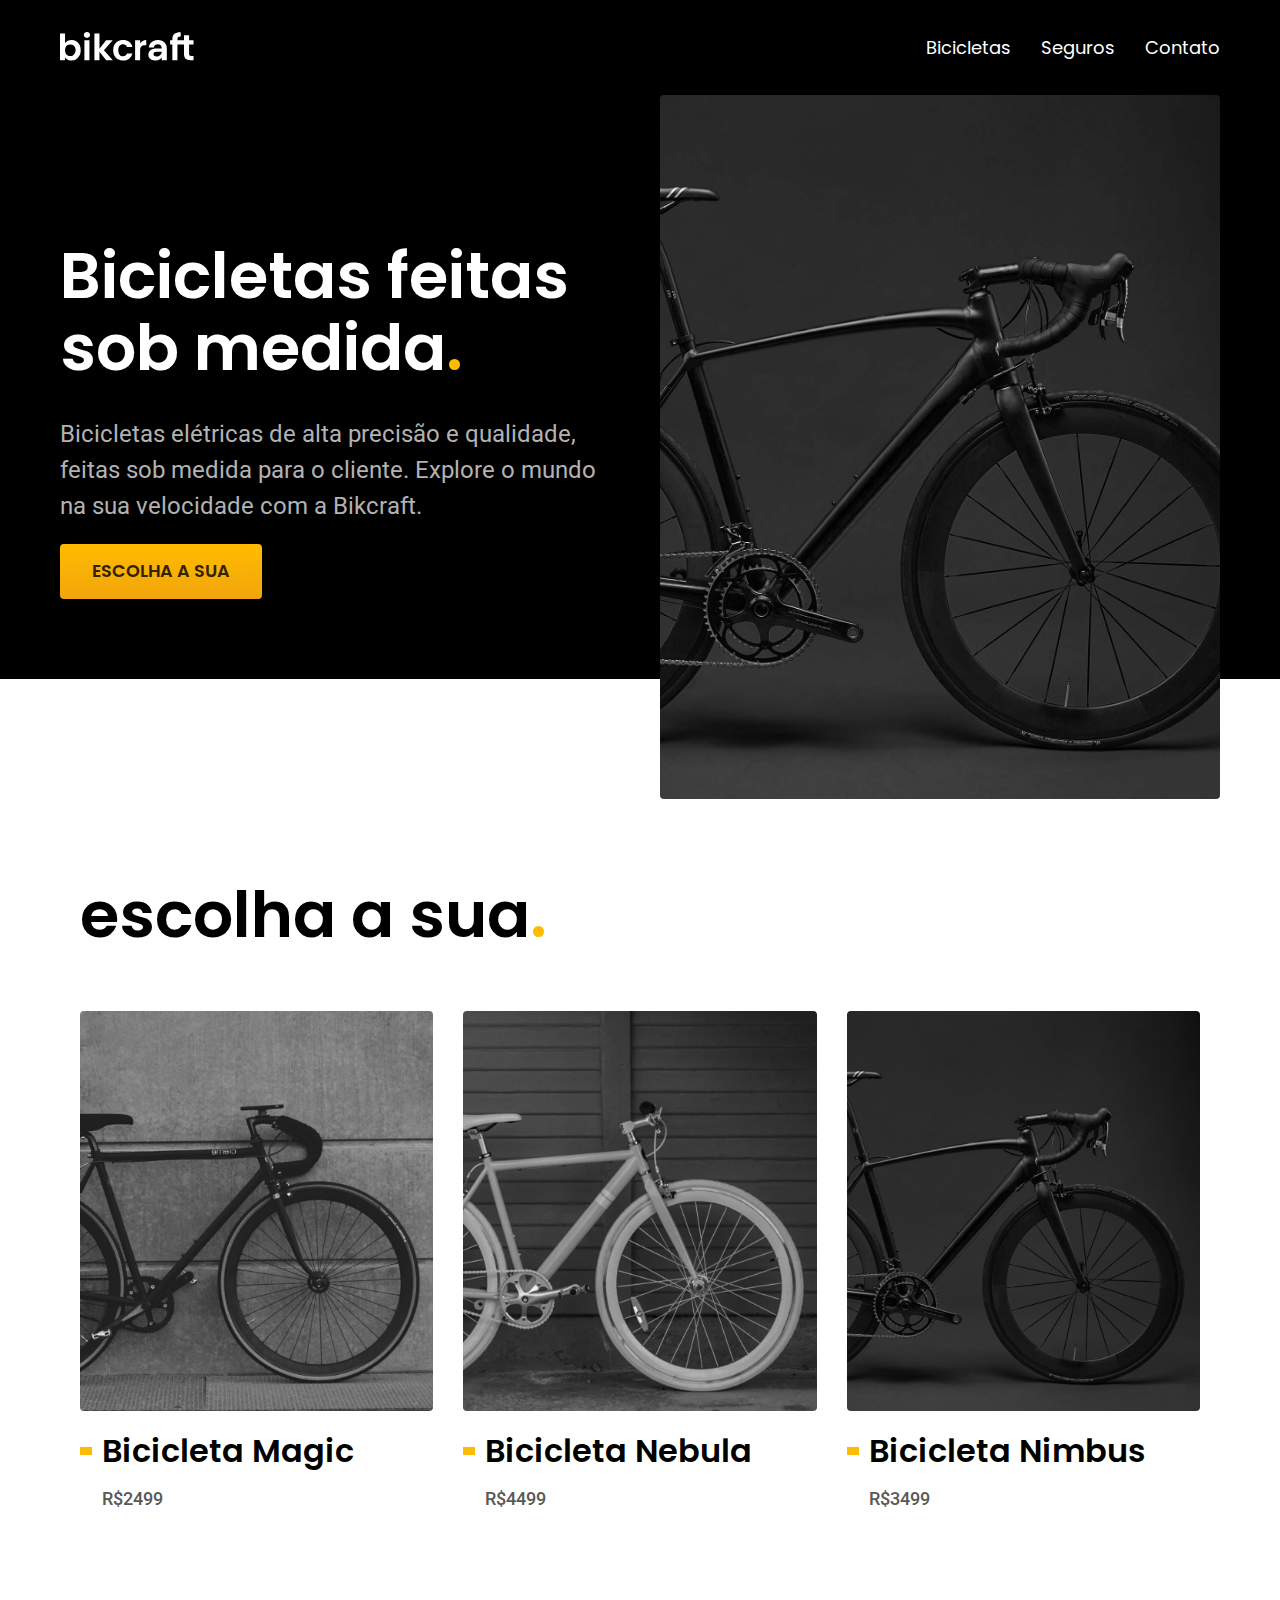
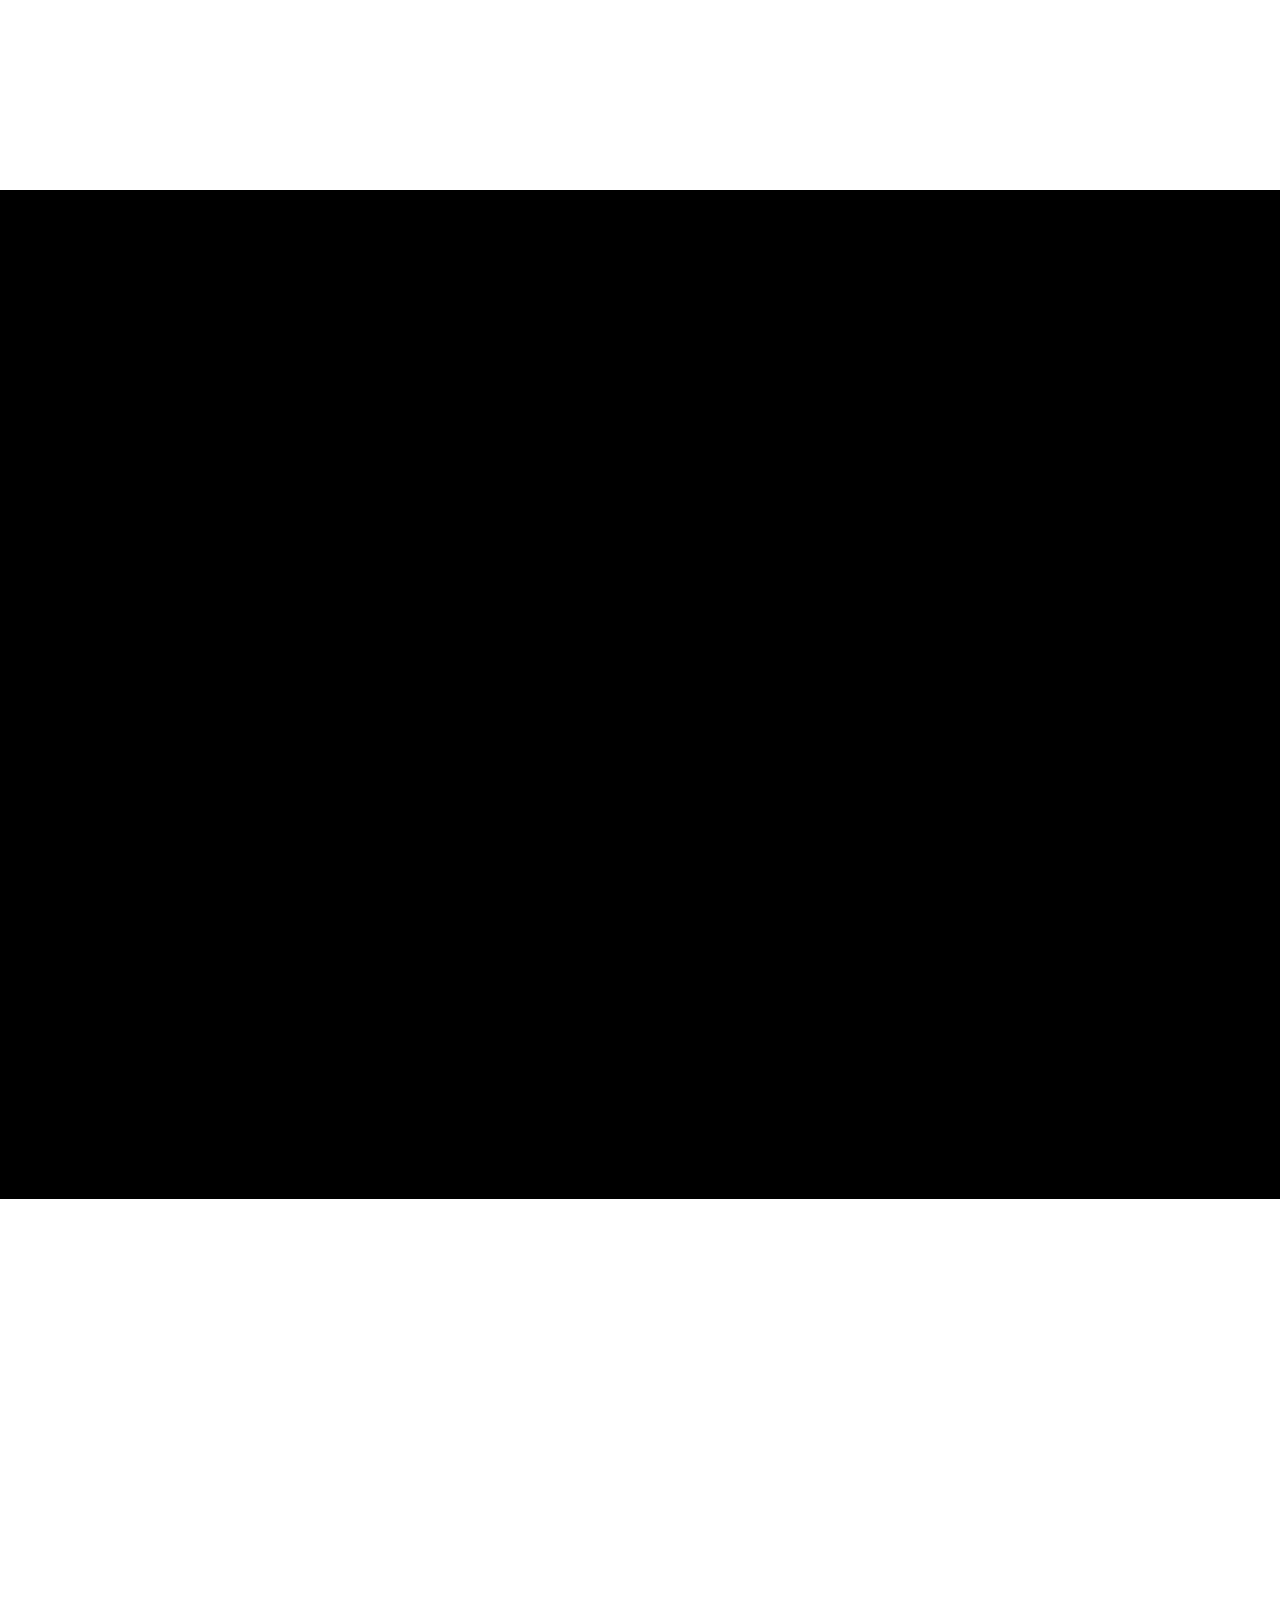
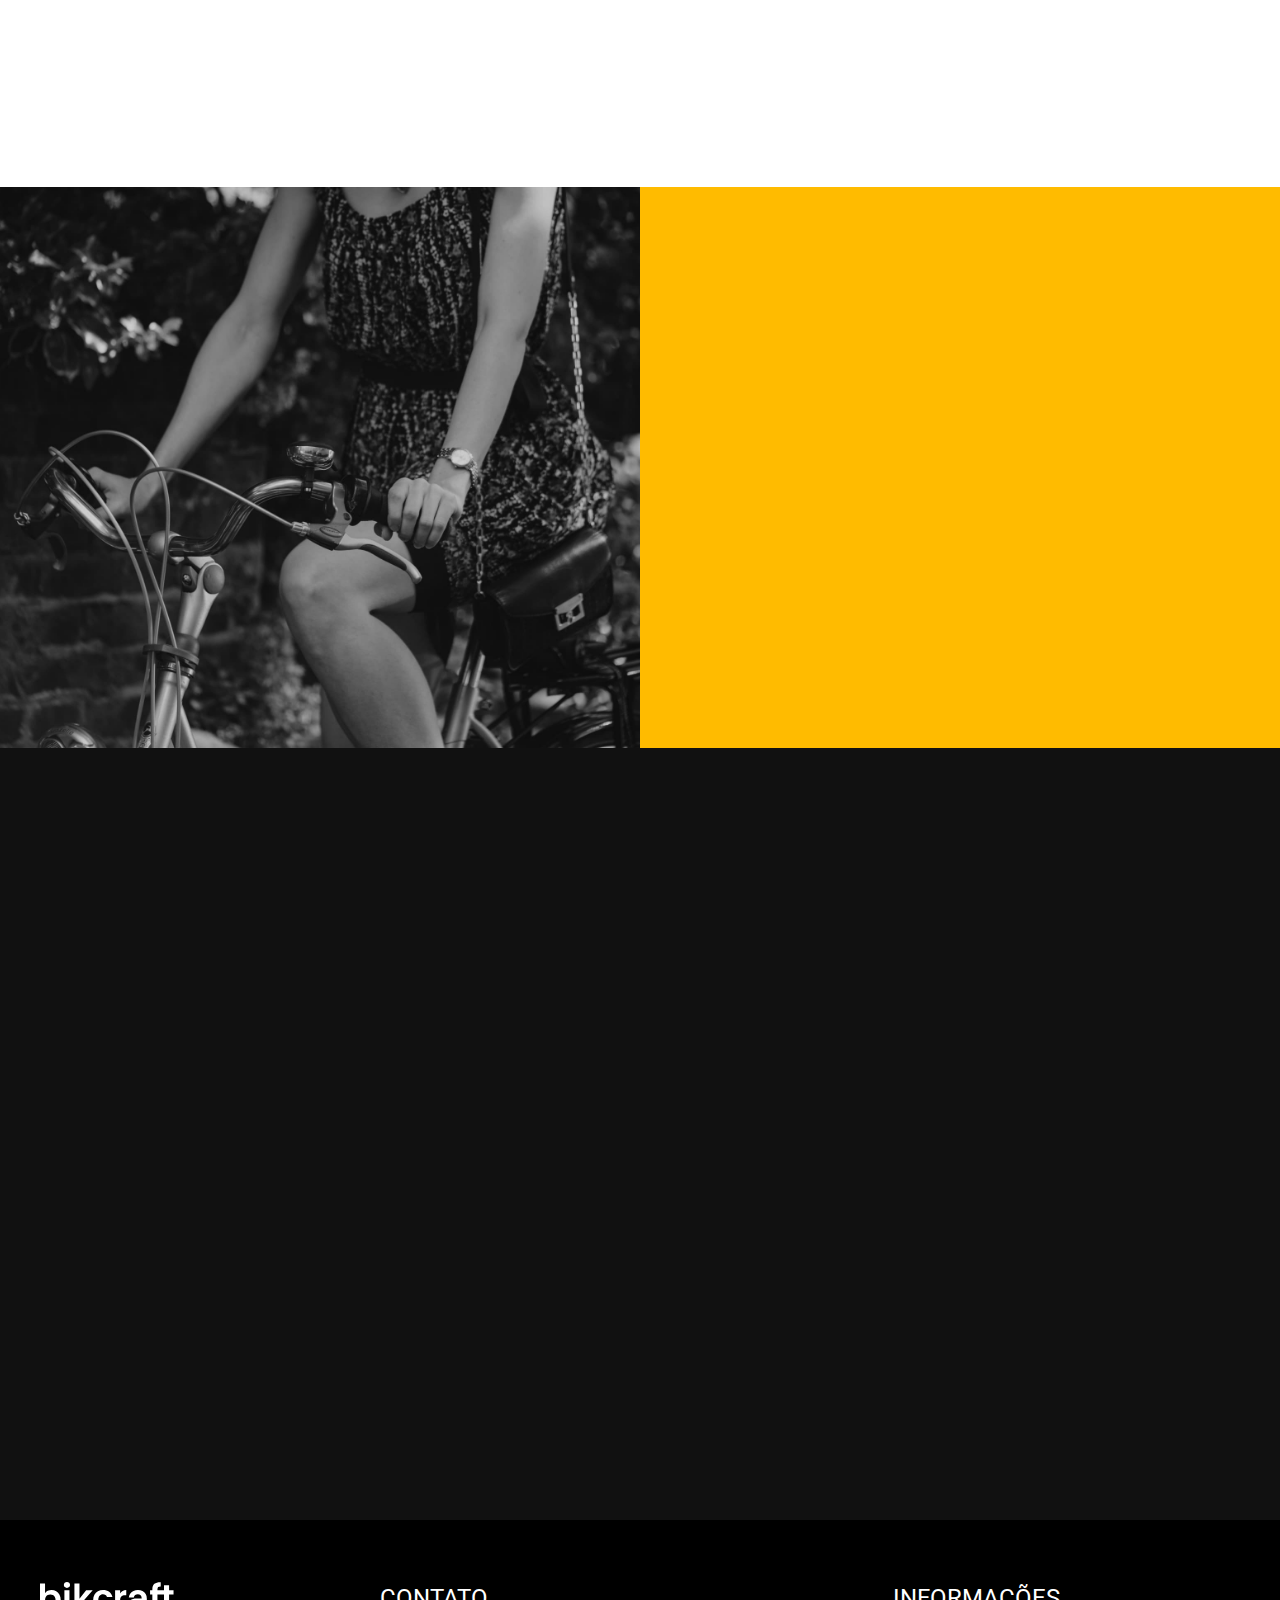
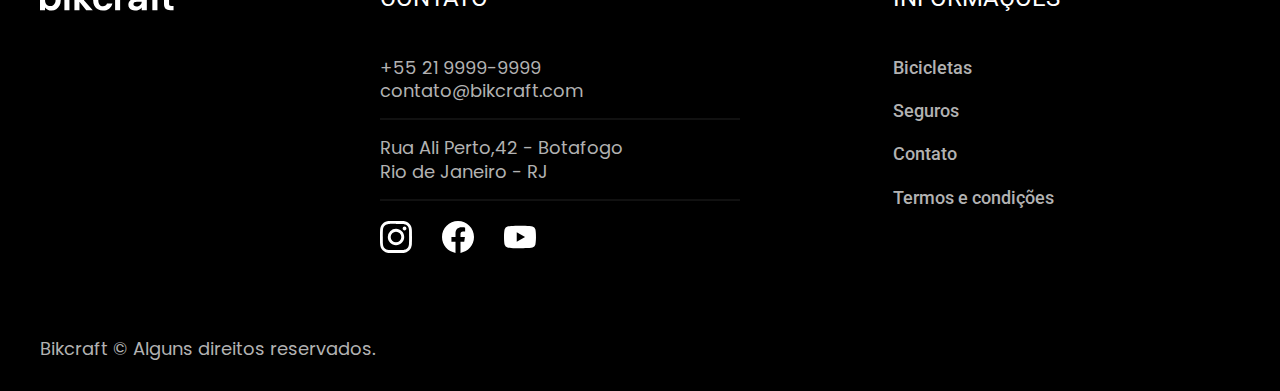
<file: index.html>
<!DOCTYPE html>
<html lang="pt-br">
  <head>
    <meta charset="UTF-8" />
    <meta name="viewport" content="width=device-width, initial-scale=1.0" />
    <title>Bilétricas</title>
    <meta
      name="description"
      content="Bicicletas elétricas de alta precisão e qualidade,  feitas sob medida para o cliente. Explore o mundo na sua velocidade com a Bikcraft."
    />
    <link rel="stylesheet" href="./css/style.css" />

    <link rel="preconnect" href="https://fonts.googleapis.com">
<link rel="preconnect" href="https://fonts.gstatic.com" crossorigin>
<link href="https://fonts.googleapis.com/css2?family=Merriweather:ital,wght@0,300;0,400;0,700;0,900;1,300;1,400;1,700;1,900&family=Poppins:wght@400;600&family=Roboto:ital,wght@0,100..900;1,100..900&display=swap" rel="stylesheet">
  </head>
  <body>
    <header class="header-bg">
      <div class="container flex header">
        <a href="./"
          ><img src="./img/bikcraft.svg" alt="logo" class="logo"
        /></a>
        <nav aria-label="primaria">
          <ul class="flex navtop c0 font-1-m">
            <li><a href="./bicicletas.html">Bicicletas</a></li>
            <li><a href="./seguros.html">Seguros</a></li>
            <li><a href="./contato.html">Contato</a></li>
          </ul>
        </nav>
      </div>
    </header>
    <main class="introducao-bg">
      <div class="container introducao">
        <div class="introducao-conteudo">
          <h1 class="font-1-xxl c0">
            Bicicletas feitas sob medida<span class="p1">.</span>
          </h1>
          <p class="font-2-l c5">
            Bicicletas elétricas de alta precisão e qualidade, feitas sob medida
            para o cliente. Explore o mundo na sua velocidade com a Bikcraft.
          </p>
          <a href="./bicicletas.html" class="button">Escolha a sua</a>
        </div>
        <div class="introducao-imagem">
          <img
            src="./img/fotos/introducao.jpg"
            alt="Bicicleta elétrica preta."
          />
        </div>
      </div>
    </main>
    <article class="lista-bikes container">
      <h2 class="font-1-xxl">escolha a sua<span class="p1">.</span></h2>
        <ul class="flex">
          <li>
            <a href="./magic.html">
              <img src="./img/bicicletas/magic-home.jpg" alt="Bicicleta Magic">
              <div class="lista-info">
                <h3 class="font-1-xl">Bicicleta Magic</h3>
                <span class="font-2-m c8">R$2499</span>
              </div>
            </a>
          </li>
          <li>
            <a href="./nebula.html">
              <img src="./img/bicicletas/nebula-home.jpg" alt="Nebula Magic">
              <div class="lista-info">
                <h3 class="font-1-xl">Bicicleta Nebula</h3>
                <span class="font-2-m c8">R$4499</span>
              </div>
            </a>
          </li>
          <li>
            <a href="./nimbus.html">
              <img src="./img/bicicletas/nimbus-home.jpg" alt="Nimbus Magic">
              <div class="lista-info">
                <h3 class="font-1-xl">Bicicleta Nimbus</h3>
                <span class="font-2-m c8">R$3499</span>
              </div>
            </a>
          </li>
        </ul>
    </article>
    <article class="tecnologia-bg">
      <div class="container tecnologia section--fade">
        <div class="tecnologia-marketing">
          <p class="c5 font-2-l-b titulo-tec m-30">Tecnologia Avançada</p>
          <h1 class="c0 font-1-xxl m-30">você escolhe as suas cores e componentes<span class="p1">.</span></h1>
          <p class="c5 font-2-l m-30">Cada Bikcraft é única e possui a sua identidade. As medidas serão exatas para o seu corpo e altura, garantindo maior conforto e ergonomia na sua pedalada. Você pode também personalizar completamente as suas cores.</p>
          <p><a href="./bicicletas.html" class="font-1-xl link">Escolha um modelo</a></p>
        </div>
        <div class="imagem-tecnologia"><img src="./img/fotos/tecnologia.jpg" alt=""></div>
        <div class="tecnologia-info flex">
          <div>
            <img src="./img/icones/eletrica.svg" alt="">
            <h3 class="font-1-m-b">Motor Elétrico</h3>
            <p class="c5 font-2-m">Toda Bikcraft é equipada com um motor elétrico que possui duração de até 120h. A bateria é recarregada com a sua energia gasta ao pedalar.</p>
          </div>
          <div>
            <img src="./img/icones/rastreador.svg" alt="">
            <h3 class="font-1-m-b"">Rastreador</h3>
            <p class="c5 font-2-m">Sabemos o quão preciosa é a sua Bikcraft, por isso adicionamos rastreadores e sistemas anti-furto para garantir o seu sossego.</p>
          </div>
        </div>
      </div>
    </article>
    <section class="parceiros container section--fade" aria-label="Nossos Parceiros">
      <h2 class="font-1-xxl">nossos parceiros<span class="p1">.</span></h2>
      <ul class="parceiros-lista">
        <li><img src="./img/parceiros/caravan.svg" alt="caravan"></li>
        <li><img src="./img/parceiros/ranek.svg" alt="ranek"></li>
        <li><img src="./img/parceiros/handel.svg" alt="handel"></li>
        <li><img src="./img/parceiros/dogs.svg" alt="dogs"></li>
        <li><img src="./img/parceiros/lescone.svg" alt="lescone"></li>
        <li><img src="./img/parceiros/flexblog.svg" alt="flexblox"></li>
        <li><img src="./img/parceiros/wildbeast.svg" alt="wildbeast"></li>
        <li><img src="./img/parceiros/surfbot.svg" alt="surfbot"></li>
      </ul>
    </section>
    <section class="depoimento" aria-label="Depoimento">
      <div><img src="./img/fotos/depoimento.jpg" alt="Criança pedalando em uma bicicleta Bikcraft"></div>
      <div class="depoimento-conteudo section--fade"> 
        <blockquote class="font-1-xl p5"><p id="dep-text">Pedalar sempre foi a minha paixão, o que o pessoal da Bikcraft fez foi intensificar o meu amor por esta atividade. Recomendo à todos que amo.</p></blockquote><span class="font-1-xl p4">Ana Júlia</span>
    </div>
    </section>
    <article class="seguros-bg">
      <div class="container section--fade">
        <h2 class="font-1-xxl c0">seguros<span class="p1">.</span>
        </h2>
        <div class="seguros">
          <div class="tipo">
            <div class="flex">
              <h3 class="font-1-xl c5" c4>PRATA</h3>
              <div class="preco"><p class="c0 font-1-xl">R$ 199<p class="c5 font-2-m">mensal</p></p></div>
            </div>
            <ul class="font-2-m c0">
              <li>Duas trocas por ano</li>
              <li>Assistência técnica</li>
              <li>Suporte 08h ás 18h</li>
              <li>Cobertura estadual</li>
            </ul>
            <a href="./" class="button secundario">INSCREVA-SE</a>
          </div>
          <div class="tipo">
            <div class="flex">
              <h3 class="font-1-xl p1">OURO</h3>
              <div class="preco"><p class="c0 font-1-xl">R$ 299<p class="c5 font-2-m">mensal</p></p></div>
            </div>
            <ul class="font-2-m c0">
              <li>Cinco trocas por ano</li>
              <li>Assistência especial</li>
              <li>Suporte 24h</li>
              <li>Cobertura nacional</li>
              <li>Desconto em parceiros</li>
              <li>Acesso ao Clube Bikcraft</li>
            </ul>
            <a href="./" class="button">INSCREVA-SE</a>
          </div>
      </div>
    </article>
    <footer class="footer-bg">
      <div class="footer container">
        <div class="logo">
          <img src="./img/bikcraft.svg" alt="Logo Bikcraft" >
        </div>
        <div>
          <h3 class="font-2-xl c0">CONTATO</h3>
          <ul class="contato-lista font-1-m c5">
            <li><a href="tel:+552199999999">+55 21 9999-9999</a></li>
            <li><a href="mailto:contato@bikcraft.com">contato@bikcraft.com</a></li>
            <li>Rua Ali Perto,42 - Botafogo</li>
            <li>Rio de Janeiro - RJ</li>
          </ul>
          <div class="flex redes">
            <a href="./"><img src="./img/redes/instagram.svg" alt="Instagram da página"></a>
            <a href="./"><img src="./img/redes/facebook.svg" alt="Facebook da página"></a>
            <a href="./"><img src="./img/redes/youtube.svg" alt="Youtube da página"></a>
          </div>
        </div>
        <div>
          <h3 class="font-2-xl c0">INFORMAÇÕES</h3>
          <nav>
            <ul class="font-2-m c5 flex info-lista">
              <li><a href="./bicicletas.html">Bicicletas</a></li>
              <li><a href="./seguros.html">Seguros</a></li>
              <li><a href="./contato.html">Contato</a></li>
              <li><a href="./termos.html">Termos e condições</a></li>
            </ul>
          </nav>
        </div>
      </div>
      <div class="container"><p class="font-1-m c5">Bikcraft © Alguns direitos reservados.</p></div>
    </footer>
  </body>
  <script src="script.js"></script>
</html>
</file>
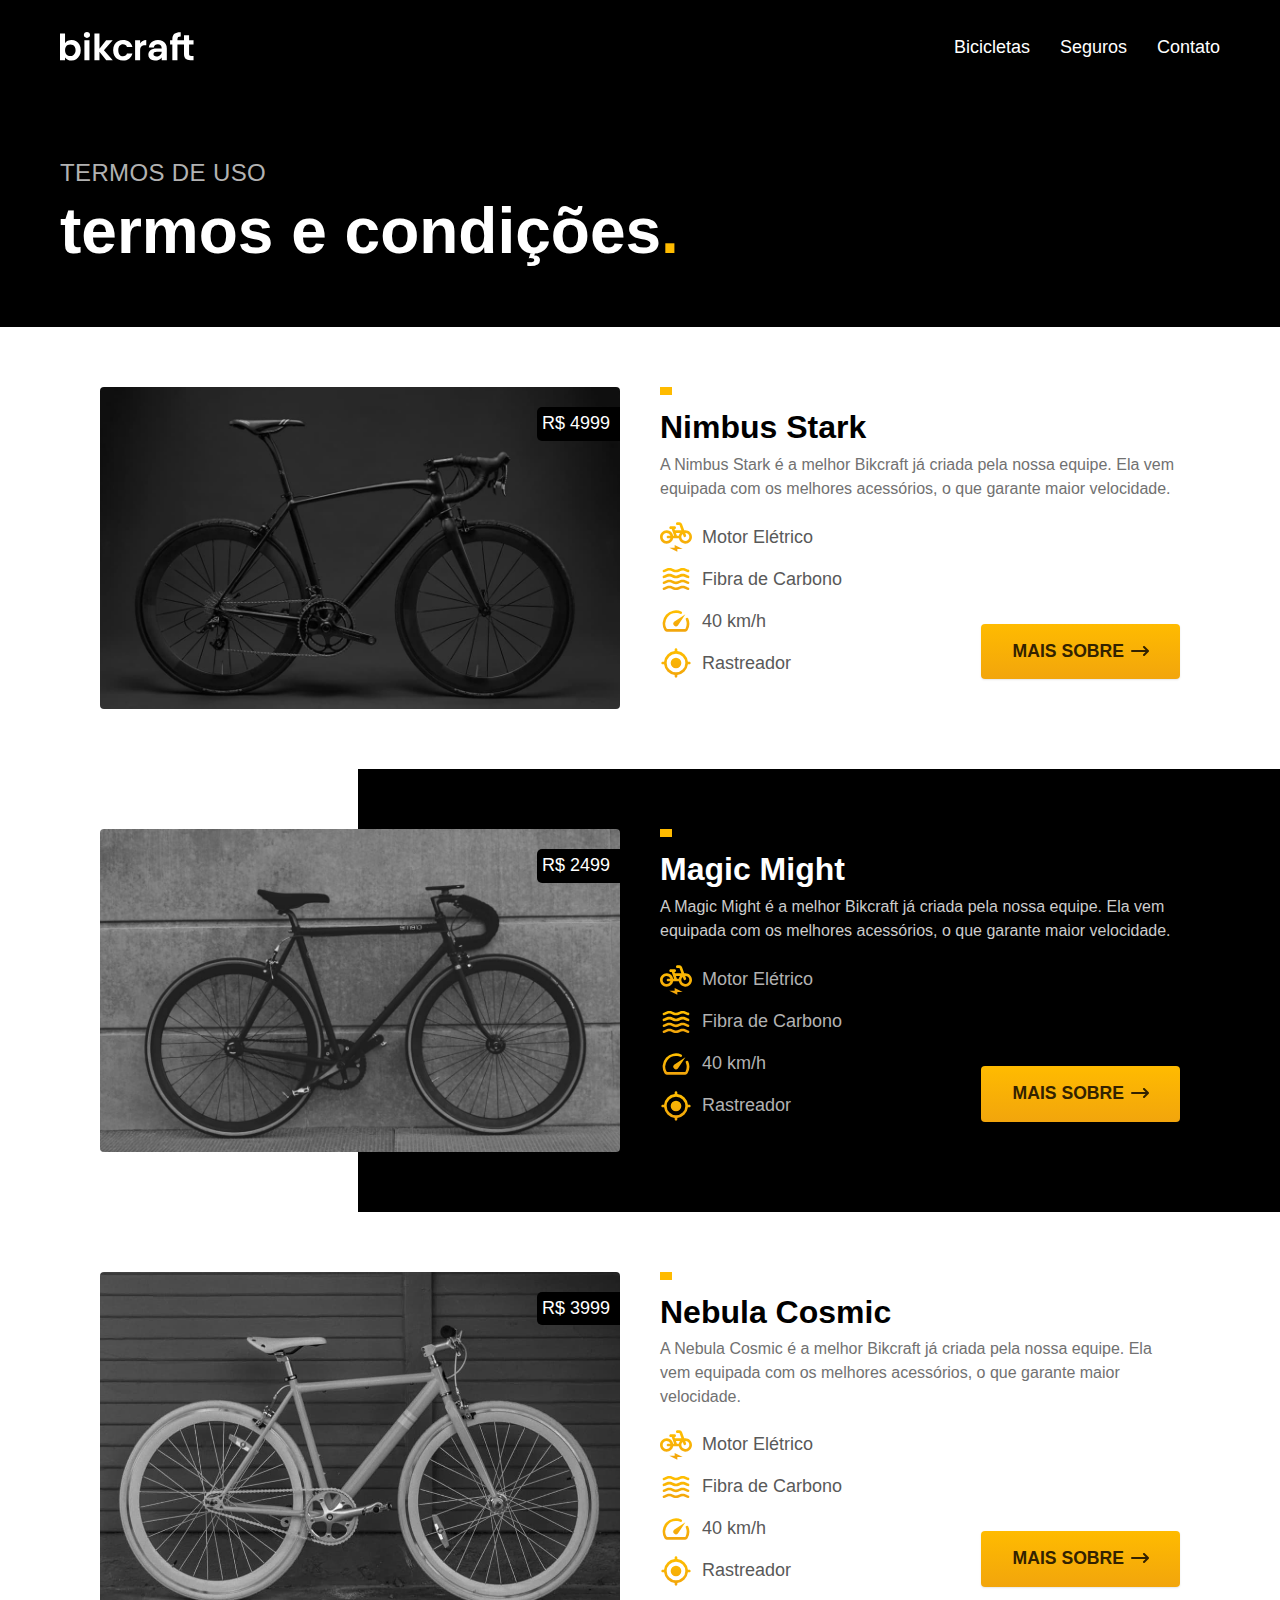
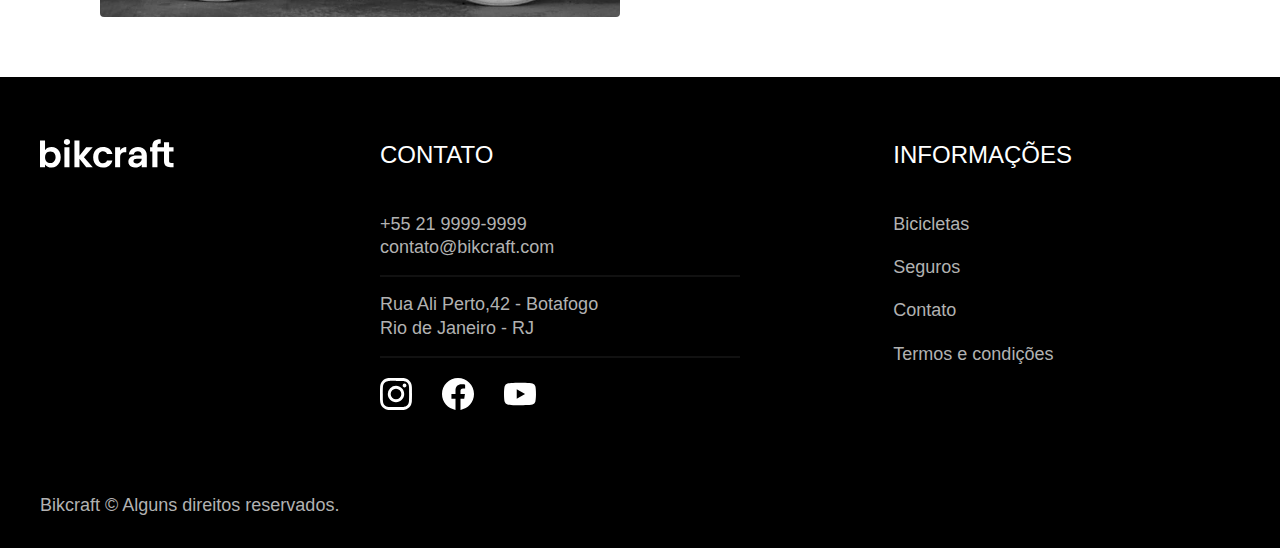
<file: bicicletas.html>
<!DOCTYPE html>
<html lang="pt-br">
  <head>
    <meta charset="UTF-8" />
    <meta name="viewport" content="width=device-width, initial-scale=1.0" />
    <title>Bicicletas | Bikcraft</title>
    <meta name="description" content="Bicicletas Bikcraft" />

    <link rel="stylesheet" href="./css/style.css" />
  </head>
  <body>
    <header class="header-bg">
      <div class="container flex header">
        <a href="./"
          ><img src="./img/bikcraft.svg" alt="logo" class="logo"
        /></a>
        <nav aria-label="primaria">
          <ul class="flex navtop c0 font-1-m">
            <li><a href="./bicicletas.html">Bicicletas</a></li>
            <li><a href="./seguros.html">Seguros</a></li>
            <li><a href="./contato.html">Contato</a></li>
          </ul>
        </nav>
      </div>
    </header>
    <main>
      <div class="titulo-bg">
        <div class="container titulo">
          <p class="font-2-l-b c5">TERMOS DE USO</p>
          <h1 class="font-1-xxl c0">
            termos e condições<span class="p1">.</span>
          </h1>
        </div>
      </div>
      <section>
        <div class="produto container">
          <div class="bike-img font-1-m">
            <img
              src="./img/bicicletas/nimbus.jpg"
              alt="Bicicleta Nimbus Stark"
            />
          </div>
          <div class="produto-conteudo">
            <h2 class="font-1-xl c12">Nimbus Stark</h2>
            <p class="font-2-s c7">
              A Nimbus Stark é a melhor Bikcraft já criada pela nossa equipe.
              Ela vem equipada com os melhores acessórios, o que garante maior
              velocidade.
            </p>
            <ul class="flex benef-lista font-1-m c8">
              <li class="flex">
                <img src="./img/icones/eletrica.svg" alt="" />Motor Elétrico
              </li>
              <li class="flex">
                <img src="./img/icones/carbono.svg" alt="" />Fibra de Carbono
              </li>
              <li class="flex">
                <img src="./img/icones/velocidade.svg" alt="" />40 km/h
              </li>
              <li class="flex">
                <img src="./img/icones/rastreador.svg" alt="" />Rastreador
              </li>
            </ul>
            <a href="./" class="button">MAIS SOBRE</a>
          </div>
        </div>
        <div class="produto-bg">
          <div class="produto container magic">
            <div class="bike-img font-2-m c0">
              <img
                src="./img/bicicletas/magic.jpg"
                alt="Bicicleta Magic Might"
              />
            </div>
            <div class="produto-conteudo">
              <h2 class="font-1-xl c0">Magic Might</h2>
              <p class="font-2-s c4">
                A Magic Might é a melhor Bikcraft já criada pela nossa equipe.
                Ela vem equipada com os melhores acessórios, o que garante maior
                velocidade.
              </p>
              <ul class="flex benef-lista font-1-m c5">
                <li class="flex">
                  <img src="./img/icones/eletrica.svg" alt="" />Motor Elétrico
                </li>
                <li class="flex">
                  <img src="./img/icones/carbono.svg" alt="" />Fibra de Carbono
                </li>
                <li class="flex">
                  <img src="./img/icones/velocidade.svg" alt="" />40 km/h
                </li>
                <li class="flex">
                  <img src="./img/icones/rastreador.svg" alt="" />Rastreador
                </li>
              </ul>
              <a href="./" class="button">MAIS SOBRE</a>
            </div>
          </div>
        </div>
        <div class="produto container nebula">
          <div class="bike-img font-1-m">
            <img
              src="./img/bicicletas/nebula.jpg"
              alt="Bicicleta Nebula Cosmic"
            />
          </div>
          <div class="produto-conteudo">
            <h2 class="font-1-xl c12">Nebula Cosmic</h2>
            <p class="font-2-s c7">
              A Nebula Cosmic é a melhor Bikcraft já criada pela nossa equipe.
              Ela vem equipada com os melhores acessórios, o que garante maior
              velocidade.
            </p>
            <ul class="flex benef-lista font-1-m c8">
              <li class="flex">
                <img src="./img/icones/eletrica.svg" alt="" />Motor Elétrico
              </li>
              <li class="flex">
                <img src="./img/icones/carbono.svg" alt="" />Fibra de Carbono
              </li>
              <li class="flex">
                <img src="./img/icones/velocidade.svg" alt="" />40 km/h
              </li>
              <li class="flex">
                <img src="./img/icones/rastreador.svg" alt="" />Rastreador
              </li>
            </ul>
            <a href="./" class="button">MAIS SOBRE</a>
          </div>
        </div>
      </section>
    </main>
    <footer class="footer-bg">
      <div class="footer container">
        <div class="logo">
          <img src="./img/bikcraft.svg" alt="Logo Bikcraft" />
        </div>
        <div>
          <h3 class="font-2-xl c0">CONTATO</h3>
          <ul class="contato-lista font-1-m c5">
            <li><a href="tel:+552199999999">+55 21 9999-9999</a></li>
            <li>
              <a href="mailto:contato@bikcraft.com">contato@bikcraft.com</a>
            </li>
            <li>Rua Ali Perto,42 - Botafogo</li>
            <li>Rio de Janeiro - RJ</li>
          </ul>
          <div class="flex redes">
            <a href="./"
              ><img src="./img/redes/instagram.svg" alt="Instagram da página"
            /></a>
            <a href="./"
              ><img src="./img/redes/facebook.svg" alt="Facebook da página"
            /></a>
            <a href="./"
              ><img src="./img/redes/youtube.svg" alt="Youtube da página"
            /></a>
          </div>
        </div>
        <div>
          <h3 class="font-2-xl c0">INFORMAÇÕES</h3>
          <nav>
            <ul class="font-2-m c5 flex info-lista">
              <li><a href="./bicicletas.html">Bicicletas</a></li>
              <li><a href="./seguros.html">Seguros</a></li>
              <li><a href="./contato.html">Contato</a></li>
              <li><a href="./termos.html">Termos e condições</a></li>
            </ul>
          </nav>
        </div>
      </div>
      <div class="container">
        <p class="font-1-m c5">Bikcraft © Alguns direitos reservados.</p>
      </div>
    </footer>
  </body>
</html>
</file>
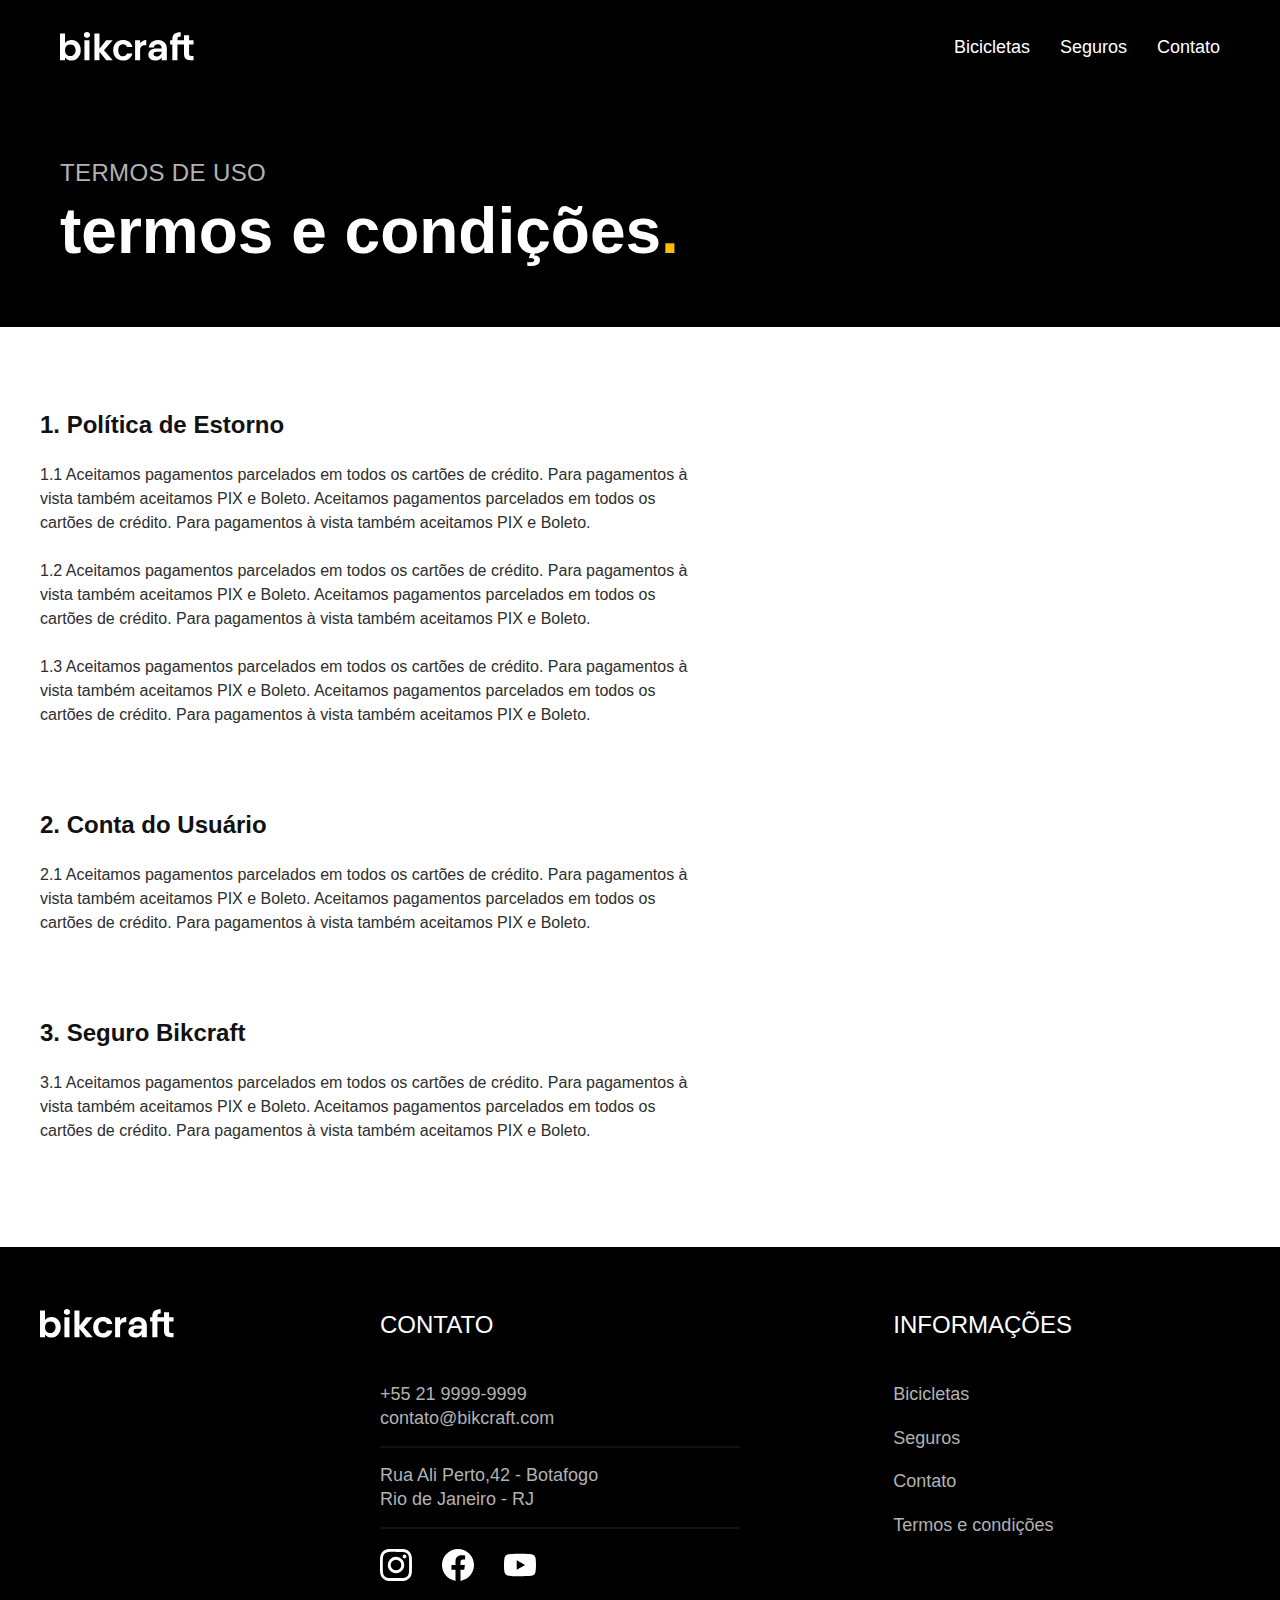
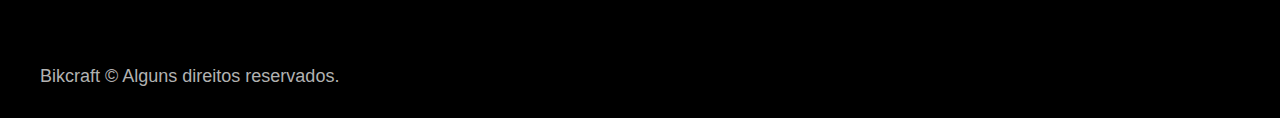
<file: termos.html>
<!DOCTYPE html>
<html lang="pt-br">
  <head>
    <meta charset="UTF-8" />
    <meta name="viewport" content="width=device-width, initial-scale=1.0" />
    <title>Termos e Condições | Bikcraft</title>
    <meta name="description" content="Termos e Condições." />

    <link rel="stylesheet" href="./css/style.css" />
  </head>
  <body>
    <header class="header-bg">
      <div class="container flex header">
        <a href="./"
          ><img src="./img/bikcraft.svg" alt="logo" class="logo"
        /></a>
        <nav aria-label="primaria">
          <ul class="flex navtop c0 font-1-m">
            <li><a href="./bicicleta.html">Bicicletas</a></li>
            <li><a href="./seguros.html">Seguros</a></li>
            <li><a href="./contato.html">Contato</a></li>
          </ul>
        </nav>
      </div>
    </header>
    <main>
      <div class="titulo-bg">
        <div class="container titulo">
          <p class="font-2-l-b c5">TERMOS DE USO</p>
          <h1 class="font-1-xxl c0">
            termos e condições<span class="p1">.</span>
          </h1>
        </div>
      </div>
      <div class="termos font-2-s c10 container">
        <h2 class="font-1-l c11">1. Política de Estorno</h2>
        <p>
          1.1 Aceitamos pagamentos parcelados em todos os cartões de crédito.
          Para pagamentos à vista também aceitamos PIX e Boleto. Aceitamos
          pagamentos parcelados em todos os cartões de crédito. Para pagamentos
          à vista também aceitamos PIX e Boleto.
        </p>
        <p>
          1.2 Aceitamos pagamentos parcelados em todos os cartões de crédito.
          Para pagamentos à vista também aceitamos PIX e Boleto. Aceitamos
          pagamentos parcelados em todos os cartões de crédito. Para pagamentos
          à vista também aceitamos PIX e Boleto.
        </p>
        <p>
          1.3 Aceitamos pagamentos parcelados em todos os cartões de crédito.
          Para pagamentos à vista também aceitamos PIX e Boleto. Aceitamos
          pagamentos parcelados em todos os cartões de crédito. Para pagamentos
          à vista também aceitamos PIX e Boleto.
        </p>
        <h2 class="font-1-l c11">2. Conta do Usuário</h2>
        <p>
          2.1 Aceitamos pagamentos parcelados em todos os cartões de crédito.
          Para pagamentos à vista também aceitamos PIX e Boleto. Aceitamos
          pagamentos parcelados em todos os cartões de crédito. Para pagamentos
          à vista também aceitamos PIX e Boleto.
        </p>
        <h2 class="font-1-l c11">3. Seguro Bikcraft</h2>
        <p>
          3.1 Aceitamos pagamentos parcelados em todos os cartões de crédito.
          Para pagamentos à vista também aceitamos PIX e Boleto. Aceitamos
          pagamentos parcelados em todos os cartões de crédito. Para pagamentos
          à vista também aceitamos PIX e Boleto.
        </p>
      </div>
    </main>
    <footer class="footer-bg">
      <div class="footer container">
        <div class="logo">
          <img src="./img/bikcraft.svg" alt="Logo Bikcraft" />
        </div>
        <div>
          <h3 class="font-2-xl c0">CONTATO</h3>
          <ul class="contato-lista font-1-m c5">
            <li><a href="tel:+552199999999">+55 21 9999-9999</a></li>
            <li>
              <a href="mailto:contato@bikcraft.com">contato@bikcraft.com</a>
            </li>
            <li>Rua Ali Perto,42 - Botafogo</li>
            <li>Rio de Janeiro - RJ</li>
          </ul>
          <div class="flex redes">
            <a href="./"
              ><img src="./img/redes/instagram.svg" alt="Instagram da página"
            /></a>
            <a href="./"
              ><img src="./img/redes/facebook.svg" alt="Facebook da página"
            /></a>
            <a href="./"
              ><img src="./img/redes/youtube.svg" alt="Youtube da página"
            /></a>
          </div>
        </div>
        <div>
          <h3 class="font-2-xl c0">INFORMAÇÕES</h3>
          <nav>
            <ul class="font-2-m c5 flex info-lista">
              <li><a href="./bicicletas.html">Bicicletas</a></li>
              <li><a href="./seguros.html">Seguros</a></li>
              <li><a href="./contato.html">Contato</a></li>
              <li><a href="./termos.html">Termos e condições</a></li>
            </ul>
          </nav>
        </div>
      </div>
      <div class="container">
        <p class="font-1-m c5">Bikcraft © Alguns direitos reservados.</p>
      </div>
    </footer>
  </body>
</html>
</file>
<file: css/style.css>
@import "./global/global.css";
@import "./utilidades/tipografia.css";
@import "./utilidades/cores.css";

@import "./global/header.css";

/* Utilities */
@import "./utilidades/componentes.css";

/* Main */
@import "./home/introducao.css";

/* Bicicletas */
@import "./bicicletas/bicicletas-lista.css";

/* Tecnologia */
@import "./home/tecnologia.css";

/* Parceiros */
@import "./home/parceiros.css";

/* Depoimento */
@import "./home/depoimento.css";

/* Seguros */
@import "./home/seguros.css";

/* Footer */
@import "./global/footer.css";

/* Termos */
@import "./termos/termos.css";

/* Bicicletas */
@import "./bicicletas/bicicletas.css";
</file>
